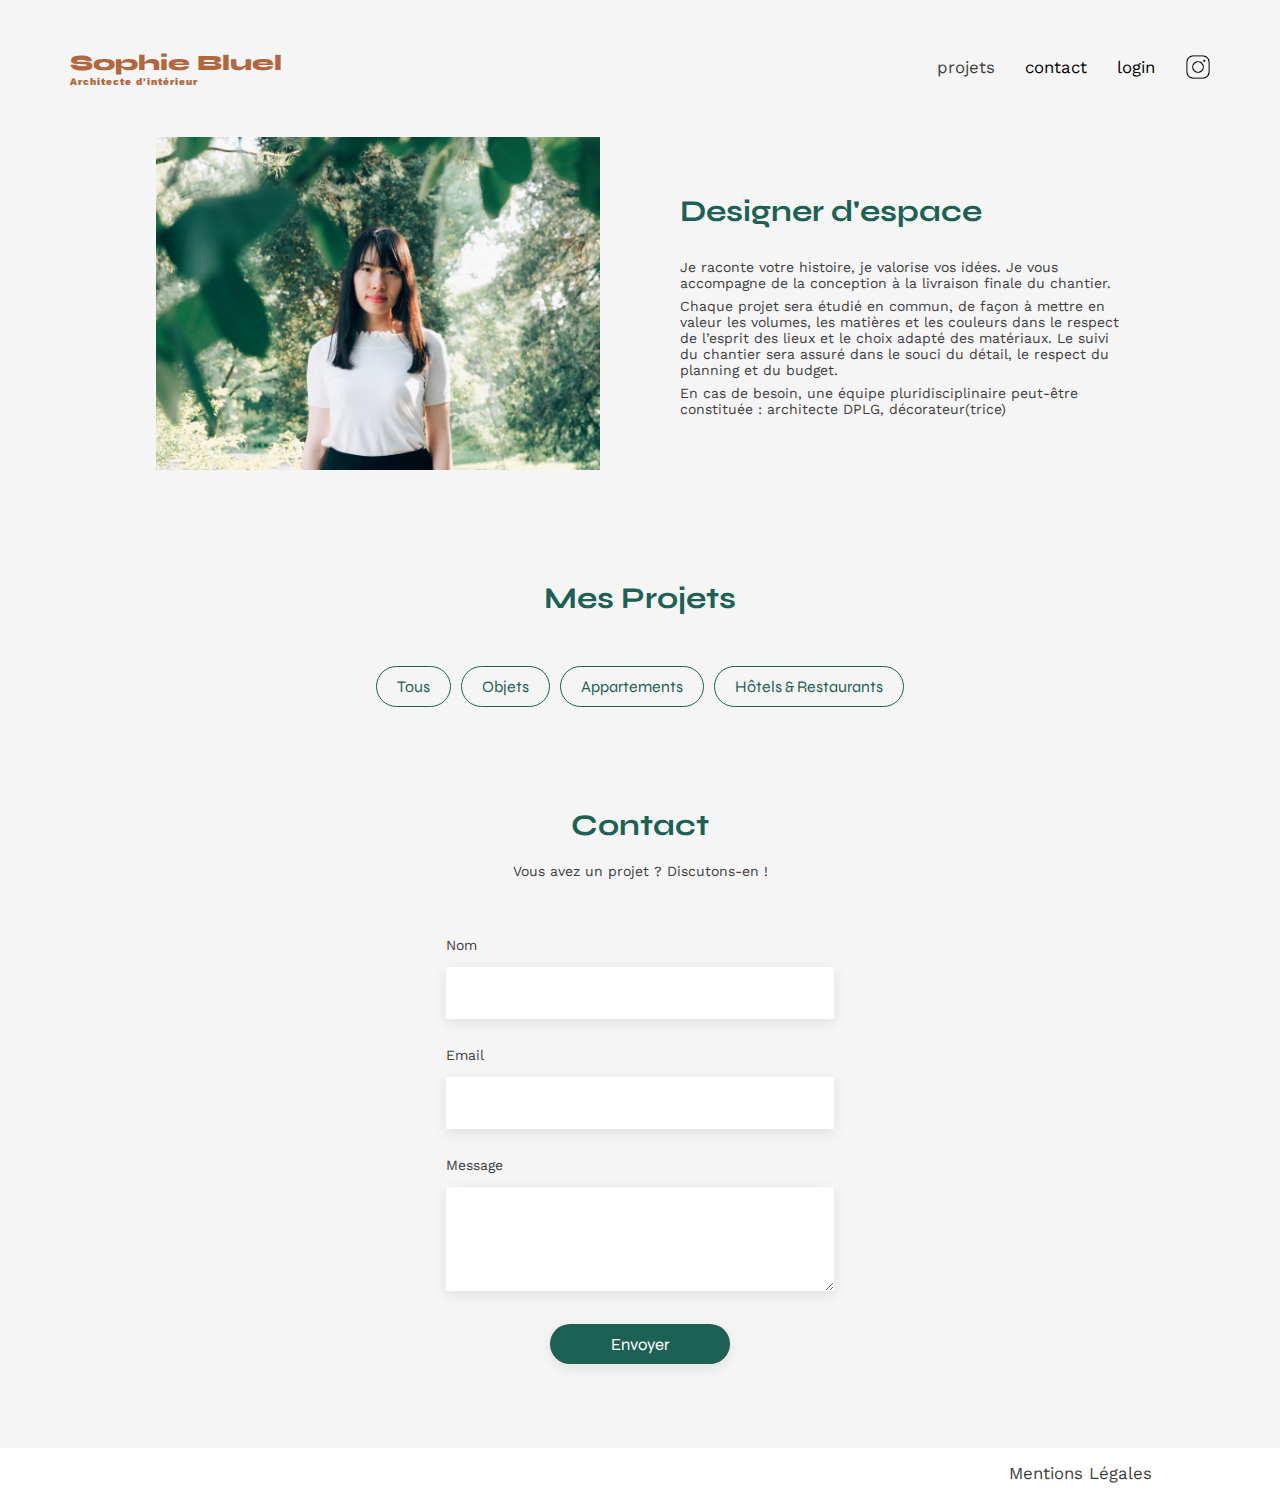
<file: index.html>
<!DOCTYPE html>
<html lang="fr">
<head>
	<meta charset="UTF-8">
	<title>Sophie Bluel - Architecte d'intérieur</title>
	<meta name="viewport" content="width=device-width, initial-scale=1.0">
	<link rel="preconnect" href="https://fonts.googleapis.com">
	<link rel="preconnect" href="https://fonts.gstatic.com" crossorigin>
	<link href="https://fonts.googleapis.com/css2?family=Syne:wght@400;700;800&family=Work+Sans&display=swap" rel="stylesheet">
	<link rel="stylesheet" href="./assets/icons/fontawesome-free-6.2.1-web/css/all.min.css" crossorigin="anonymous">
	<meta name="description" content="">
	<link rel="stylesheet" href="./assets/style.css">
</head>

<body>
<header>
	<a href="index.html"><h1>Sophie Bluel <span>Architecte d'intérieur</span></h1></a>
	
	<nav>
		<ul>
			<li id="accueil">projets</li>
			<li><a href="#contact">contact</a></li>
			<li><a href="login.html">login</a></li>
			<li><img src="./assets/icons/instagram.png" alt="Instagram"></li>
		</ul>
	</nav>
</header>

<main>
	<section id="introduction">
		<figure>
			<img src="./assets/images/sophie-bluel.png" alt="Sophie Bluel">
		</figure>

		<article>
			<h2>Designer d'espace</h2>
			<p>Je raconte votre histoire, je valorise vos idées. Je vous accompagne de la conception à la livraison finale du chantier.</p>
			<p>Chaque projet sera étudié en commun, de façon à mettre en valeur les volumes, les matières et les couleurs dans le respect de l’esprit des lieux et le choix adapté des matériaux. Le suivi du chantier sera assuré dans le souci du détail, le respect du planning et du budget.</p>
			<p>En cas de besoin, une équipe pluridisciplinaire peut-être constituée : architecte DPLG, décorateur(trice)</p>
		</article>
	</section>

	<section id="portfolio">
		<div class="mes-projets">
			<h2>Mes Projets</h2>
		</div>

		<ul class="filtres" style="display: null;">
			<li id="tous">Tous</li>
			<li id="objets">Objets</li>
			<li id="appartements">Appartements</li>
			<li id="hotels-restaurants">Hôtels & Restaurants</li>
		</ul>
		
		<div id="gallery"></div>

	</section>
	
	<section id="contact">
		<h2>Contact</h2>
		<p>Vous avez un projet ? Discutons-en !</p>
		<form action="#" method="post">
			<label for="name">Nom</label>
			<input type="text" name="name" id="name" class="champ-saisie">
			<label for="email">Email</label>
			<input type="email" name="email" id="email" class="champ-saisie">
			<label for="message">Message</label>
			<textarea name="message" id="message" cols="30" rows="10" class="champ-saisie"></textarea>
			<input type="submit" value="Envoyer" class="btn btn-index-login btn-vert">
		</form>
	</section>
</main>


<!--* Modal -->

	<aside id="modal1" class="modal" aria-hidden="true" role="dialog" aria-labelledby="modif-galerie" style="display: none;" >
		
		<div class="modal-wrapper js-modal-stop" >

			<!-- Gallery -->
			<div class="modal-wrapper modal-wrapper__gallery" style="display: null;">
				<i class="fa-solid fa-xmark fa-2x js-modal-close"></i>
				<h2 id="modif-galerie">Galerie photo</h2>
				<div id="projects-list"></div>
				<hr>

				<input type="button" value="Ajouter une photo" id="upload-photo" class="btn btn-modal btn-vert"><br>

				<input type="button" value="Supprimer la galerie" id="supprimer-galerie">
			</div>

			<!-- New photo -->
			<div class="modal-wrapper modal-wrapper__new-project" style="display: none;">
				<div class="retour-fermer">
					<i class="fa-solid fa-arrow-left fa-2x"></i>
					<i class="fa-solid fa-xmark fa-2x js-modal-close"></i>
				</div>

				<h2 id="modif-galerie">Ajout photo</h2>

				<form  id="form-new-projet">

					<!-- Upload photo -->
					<div class="container">
						<figure class="image-container">
							<img id="chosen-image">
							<figcaption id="file-name" style = "display: none;"></figcaption>
						</figure>
						
						<div class="a-masquer" style="display: null;">
							<i class="fa-solid fa-image fa-3x"></i>
							<input type="file" id="upload-button"  name="image" accept="image/*">
							<label for="upload-button" class="btn btn-ajout-photo">
								<i class="fa-solid fa-plus"></i> &nbsp; Ajouter photo
							</label>

							<p>jpg, png : 4mo max</p>
						</div>
					</div>
					<!-- Upload photo END -->
			
					<div class="form-ajout-photo__titre">
						<label for="titre">Titre</label>
						<input type="text" name="titre" id="titre" class="champ-saisie">
					</div>
		
					<div class="form-ajout-photo__categorie">
						<label for="pet-select">Catégorie</label>
						<select name="categorie" id="categorie-select" class="champ-saisie">
							<option value=""></option>
							<option value="1">Objets</option>
							<option value="2">Appartements</option>
							<option value="3">Hotels & restaurants</option>
						</select>
					</div>
					
					<hr>

					<span id="msg-err-new-project" style="display: none;">Veuillez renseigner les trois champs avant de valider.</span>
					<span id="msgConfirmation-ajout-photo" style="display: none;">Le nouveau projet a été ajoutée avec succès</span>
					<span id="msg-err-serveur"></span>
					
					<input type="submit" value="Valider" id="upload-project" class="btn btn-modal btn-gris" >
				</form>
			</div>
		</div>
	</aside>

<footer>
	<nav>
		<ul>
			<li>Mentions Légales</li>
		</ul>
	</nav>
</footer>

	<!-- Script -->
	<script type="module" src="./js/main.js"></script>
	<!-- Script -->
</body>
</html>
</file>
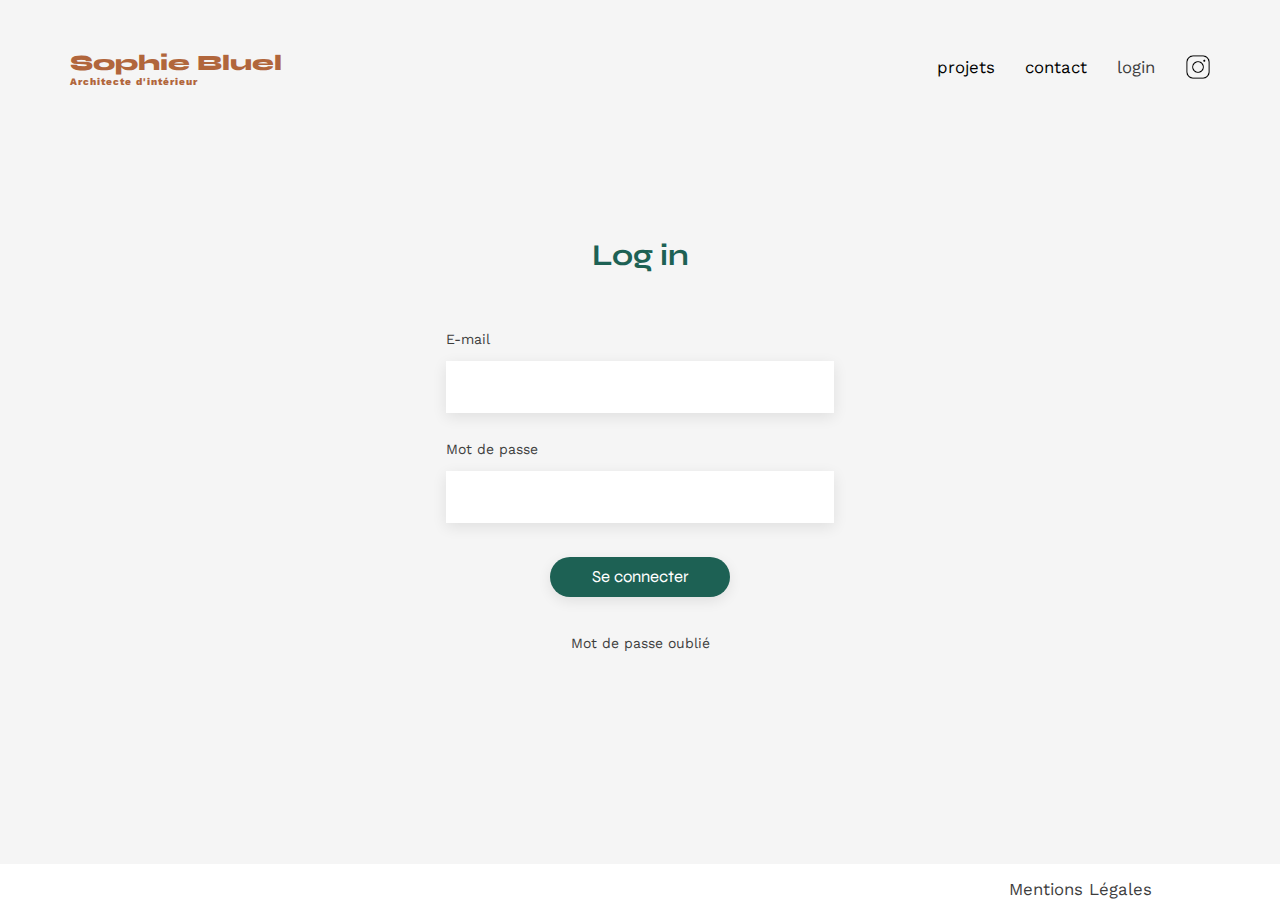
<file: login.html>
<!DOCTYPE html>
<html lang="fr">
<head>
	<meta charset="UTF-8">
	<title>Sophie Bluel - Architecte d'intérieur</title>
	<meta name="viewport" content="width=device-width, initial-scale=1.0">
	<link rel="preconnect" href="https://fonts.googleapis.com">
	<link rel="preconnect" href="https://fonts.gstatic.com" crossorigin>
	<link href="https://fonts.googleapis.com/css2?family=Syne:wght@400;700;800;900&family=Work+Sans&display=swap" rel="stylesheet">
	<meta name="description" content="">
	<link rel="stylesheet" href="./assets/style.css">
	<script type="module" src="./js/login.js" defer></script>
</head>

<body>
<header>
	<a href="./index.html"><h1>Sophie Bluel <span>Architecte d'intérieur</span></h1></a>
	<nav>
		<ul>
			<li><a href="./index.html">projets</a></li>
			<li><a href="./index.html#contact">contact</a></li>
			<li>login</li>
			<li><img src="./assets/icons/instagram.png" alt="Instagram"></li>
		</ul>
	</nav>
</header>

<main>
	<section id="login">
		<h2>Log in</h2>

		<form  id="login-form">
		<div class="login-form__email">	
			<label for="email">E-mail</label>
			<input type="email" name="email" id="email" class="champ-saisie">
		</div>

		<div class="login-form__password">
			<label for="password-saisie">Mot de passe</label>
			<input type="password" name="password" id="password" class="champ-saisie" autocomplete="on">
		</div>

		<div class="login-form__submit">
			<input  type="submit" value="Se connecter" id="submit-btn" class="btn btn-index-login btn-vert">
		</div>

		<p id="error_msg"></p>
		</form>
		
		<p>Mot de passe oublié</p>
	</section>
</main>

<footer>
	<nav>
		<ul>
			<li>Mentions Légales</li>
		</ul>
	</nav>
</footer>

</body>
</html>
</file>
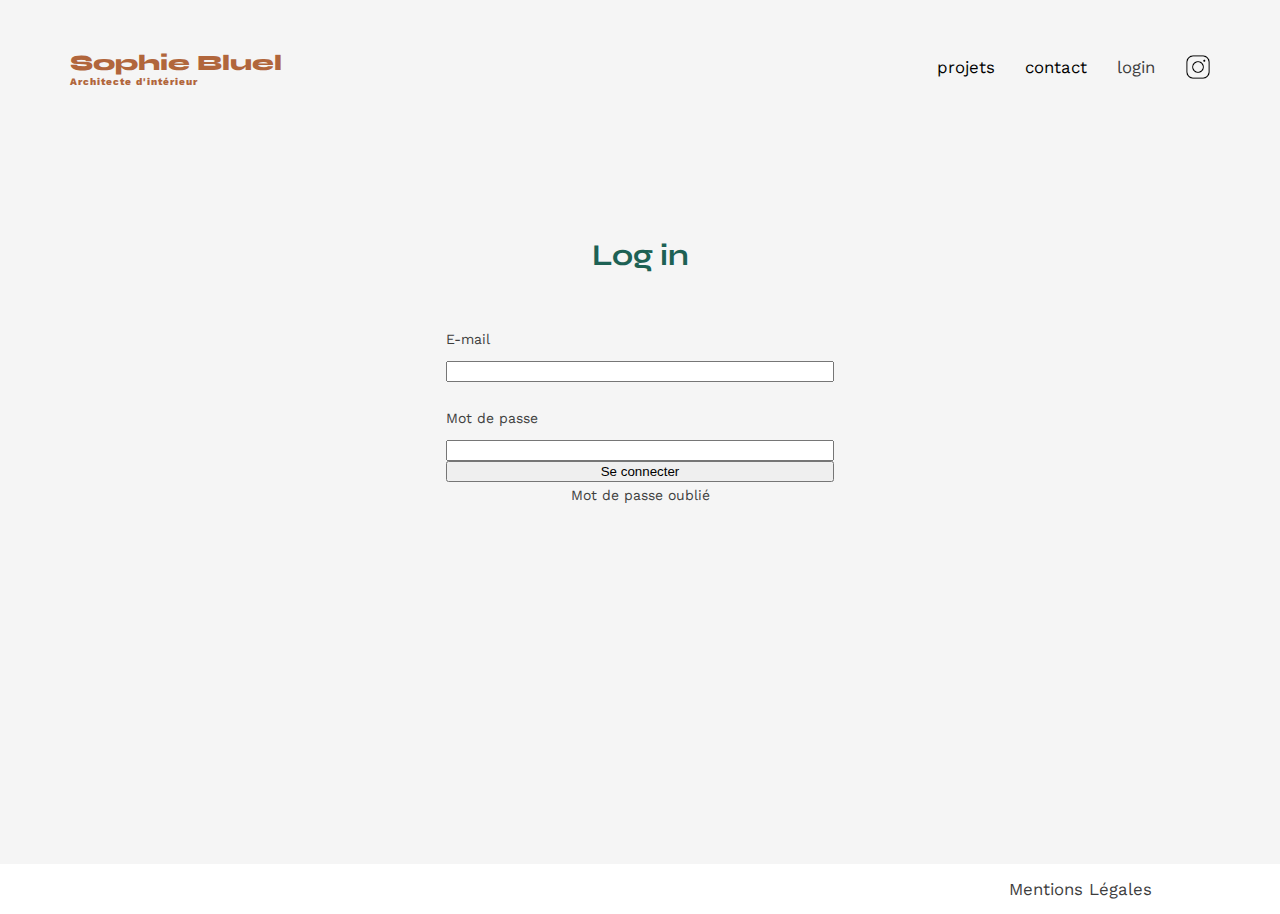
<file: auth/login.html>
<!DOCTYPE html>
<html lang="fr">
<head>
	<meta charset="UTF-8">
	<title>Sophie Bluel - Architecte d'intérieur</title>
	<meta name="viewport" content="width=device-width, initial-scale=1.0">
	<link rel="preconnect" href="https://fonts.googleapis.com">
	<link rel="preconnect" href="https://fonts.gstatic.com" crossorigin>
	<link href="https://fonts.googleapis.com/css2?family=Syne:wght@700;800&family=Work+Sans&display=swap" rel="stylesheet">
	<meta name="description" content="">
	<link rel="stylesheet" href="../assets/style.css">
	<script type="module" src="auth.js" defer></script>
</head>
<body>
<header>
	<a href="../index.html"><h1>Sophie Bluel <span>Architecte d'intérieur</span></h1></a>
	<nav>
		<ul>
			<li><a href="../index.html">projets</a></li>
			<li><a href="../index.html#contact">contact</a></li>
			<li>login</li>
			<li><img src="../assets/icons/instagram.png" alt="Instagram"></li>
		</ul>
	</nav>
</header>
<main>
	
	<section id="login">
		<h2>Log in</h2>

		<form  id="login-form">
		<div class="login-form__email">	
			<label for="email">E-mail</label>
			<input type="email" name="email" id="email">
		</div>

		<div class="login-form__password">
			<label for="password-saisie">Mot de passe</label>
			<input type="password" name="password" id="password">
		</div>

		<div class="login-form__submit">
			<input  type="submit" value="Se connecter" id="submit-btn">
		</div>

		<p id="error_msg"></p>
		</form>
		
		<p>Mot de passe oublié</p>
	</section>
</main>

<footer>
	<nav>
		<ul>
			<li>Mentions Légales</li>
		</ul>
	</nav>
</footer>


</body>
</html>
</file>
<file: assets/style.css>
/* http://meyerweb.com/eric/tools/css/reset/
   v2.0 | 20110126
   License: none (public domain)
*/

html, body, div, span, applet, object, iframe,
h1, h2, h3, h4, h5, h6, p, blockquote, pre,
a, abbr, acronym, address, big, cite, code,
del, dfn, em, img, ins, kbd, q, s, samp,
small, strike, strong, sub, sup, tt, var,
b, u, i, center,
dl, dt, dd, ol, ul, li,
fieldset, form, label, legend,
table, caption, tbody, tfoot, thead, tr, th, td,
article, aside, canvas, details, embed,
figure, figcaption, footer, header, hgroup,
menu, nav, output, ruby, section, summary,
time, mark, audio, video {
	margin: 0;
	padding: 0;
	border: 0;
	font-size: 100%;
	font: inherit;
	vertical-align: baseline;
}

/* HTML5 display-role reset for older browsers */
article, aside, details, figcaption, figure,
footer, header, hgroup, menu, nav, section {
	display: block;
}

ol, ul {
	list-style: none;
}

blockquote, q {
	quotes: none;
}

blockquote:before, blockquote:after,
q:before, q:after {
	content: '';
	content: none;
}

table {
	border-collapse: collapse;
	border-spacing: 0;
}
/** end reset css**/

html {
	background-color: #F5F5F5;
	min-height: 96%;
   	position:relative;
   	padding-bottom:50px;
}

body {
	max-width: 1140px;
	margin:auto;
	font-family: 'Work Sans' ;
	font-size: 14px;
	color: #3D3D3D;
}

header {
	display: flex;
	justify-content: space-between;
	margin: 50px 0;	
}

section {
	margin: 50px 0
}

section a {
	color: #3D3D3D;
}

h1{
	display: flex;
	flex-direction: column;
	font-family: 'Syne';
	font-size: 22px;
	font-weight: 800;
	color: #B1663C
}

h1 > span {
	font-family: 'Work Sans';
	font-size:10px;
	letter-spacing: 0.1em;
}

h2 {
	font-family: 'Syne';
	font-weight: 700;
	font-size: 30px;
	color: #1D6154
}

nav ul {
	display: flex;
	align-items: center;
	list-style-type: none;
}

nav li {
	padding: 0 15px;
	font-size: 1.2em;
}

nav li img {
	width: 60%;
	
}

li a:hover {
	color: #B1663C;
}

li a, a {
	text-decoration: none;
	color: black;
}

nav li:nth-child(4n) {
	padding: 5px 0 0 0;
	text-align: right;
}

main {
	width: 85%;
	margin: 0 auto;
}

footer {
	background-color: #FFFFFF;
	position:absolute;
   	left: 0;
	bottom:0;
   	width:100%;
   	height:50px; 
}

#introduction {
	display: flex;
	align-items: center;
}

#introduction figure {
	flex: 1
}

#introduction img {
	display: block;
	margin: auto;
	width: 100%;
	margin-bottom: 10px;
}

#introduction article {
	flex: 1;
	padding-left: 80px;
}

#introduction h2 {
	margin-bottom: 1em;
}

#introduction p {
	margin-bottom: 0.5em;
}

#portfolio h2 {
	text-align: center;
	margin-top: 50px;
	margin-bottom: 50px;
}

.filtres {
	font-family: 'Syne';
	font-size: 16px;
	color: #1D6154;
	display: flex;
	justify-content: center;
	gap: 10px;
	margin: 0px 0 50px 0;	
}

.filtres li {
	border: 1px solid #1D6154;
	padding: 10px 20px 10px 20px;
	border-radius: 25px;
}

.filtres li:hover {
	color: white;
	background-color: #1D6154;
	cursor: pointer;
}

#gallery {
	width: 100%;
	display: grid;
	grid-template-columns: 1fr 1fr 1fr;
	grid-column-gap: 20px;
	grid-row-gap: 20px;
}

#gallery img {
	width: 100%;
}

/** Formulaire Contact */

#contact {
	width: 40%;
	margin: auto;
	margin-bottom: 50px;
}

#contact > * {
	text-align: center;

}

#contact h2{
	margin-bottom: 20px;
}

#contact form {
	text-align: left;
	margin-top:30px;
	display: flex;
	flex-direction: column;
}


#contact label, 
.form-ajout-photo__titre label, 
.form-ajout-photo__categorie label {
	margin: 2em 0 1em 0;
	
}

#contact textarea {
	border: none;
	box-shadow: 0px 4px 14px rgba(0, 0, 0, 0.09);
}

/** Boutons et champs de saisie*/
.btn {
	border: none;
	height: 40px;
	box-shadow: 0px 4px 14px #00000017;
	font-size: 1.2em;
	border-radius: 60px ;
	margin : 2em auto ;
	cursor: pointer;
	font-family: 'Syne';
	font-weight: 400;
	color: white;
	text-align: center;
}

.btn:hover {
	background-color: #0E2F28
}

.btn-index-login {
	width: 180px;
}

.btn-modal {
	width: 300px;
}

.btn-vert{
	background-color: #1D6154;
}

.btn-gris {
	background-color: #A7A7A7;
}

.btn-gris:hover {
	background-color: #A7A7A7;
}

.btn-ajout-photo {
	width: 200px;
	color: #306685;
	background-color: #CBD6DC;
	margin: auto;
	display: flex;
	justify-content: center;
	align-items: center;
}

.btn-ajout-photo:hover {
	background-color: #CBD6DC;
}

.champ-saisie {
	border: none;
	height: 50px;
	box-shadow: 0px 4px 14px rgba(0, 0, 0, 0.09);
	font-size: 1.2em;
}

#contact textarea {
	height: 100px;
}

.valider-photo-ok {
	background-color: #1D6154;
}
.valider-photo-ok:hover {
	background-color: #0E2F28;
}

/** Fin BTN */



#login {
	width: 40%;
	margin: auto;
}

#login > * {
	text-align: center;

}

#login h2{
	margin-top: 150px;
	margin-bottom: 20px;
}

#login-form {
	text-align: left;
	margin-top:30px;
	display: flex;
	flex-direction: column;
}


#login label {
	margin: 2em 0 1em 0;
}

#login textarea {
	border: none;
	box-shadow: 0px 4px 14px rgba(0, 0, 0, 0.09);
}

.login-form__email, 
.login-form__password, 
.login-form__submit, 
.form-ajout-photo__photo,
.form-ajout-photo__titre, 
.form-ajout-photo__categorie {
	display: flex;
	flex-direction: column;
}

/* !Ajout photo */

.container{
    background-color: #E8F1F6;
    width: 100%;
	height: 261px;
    min-width: 450px;
	margin-top: 40px;
    border-radius: 5px;
	display: flex;
	flex-direction: column;
	align-items: center;
	justify-content: space-evenly;
}
.image-container{
    width: 40%;
}
#chosen-image {
    display: block;
    max-width: 100%;
    max-height: 400px;
}

.container p {
	margin-top: 5px;
	margin-bottom: 15px;
	font-size: 0.8em;
}

.a-masquer {
	display: flex;
	flex-direction: column;
	align-items: center;
}

.fa-image {
	opacity: 0.1;
	margin-top: 20px;
	margin-bottom: 20px;
}

.container input[type="file"]{
    display: none;
}



.form-ajout-photo__titre input {
	padding-left: 15px;
}
.form-ajout-photo__categorie select {
	padding-left: 10px;
}



/* !Fin Ajout photo */

#form-new-projet {
	width: 70%;
	display: flex;
	flex-direction: column;
	justify-content: center;
}

#form-new-projet hr {
	margin-top: 50px;
	width: 100%;
}

.input-ajout-photo {
	display: null;
}

#error_msg {
	text-align: center;
	margin-bottom: 5px;
	color: red;
}

/*! Fin données formulaires */


/* * Footer */

footer nav ul {
	display: flex;
	justify-content: center;
	height: 50px;
}

footer nav ul li {
	width: 80%;
	padding: 0;
	text-align: right;
}


/** Login Barre */

.header-login {
	margin-top: 100px;
}

.login-barre {
	background-color: black;
	height: 60px;
	position: fixed;
	top: 0;
	left: 0;
	right: 0;
	display: flex;
	justify-content: center;
	align-items: center;
	gap: 20px;
	color: white;
}

.login-barre__publier {
	display: block;
	background-color: white;
	color: black;
	padding: 10px;
	border-radius: 25px;
	cursor: pointer;
}

.login-barre__edition {
	display: flex;
	align-items: center;
	gap: 8px;
	padding: 5px;
	background-color: black;
	border: 0;
	color: white;
	cursor: pointer;
}

.mes-projets {
	display: flex;
	justify-content: center;
	align-items: baseline;
	gap: 40px;
}

.mes-projets a, .mes-projets i {
	color: #3D3D3D;
}


/** Modale */

.modal {
	position: fixed;
	top: 0;
	left: 0;
	width: 100%;
	height: 100%;
	background: rgba(0, 0, 0, 0.4);
	display: flex;
	flex-direction: column;
	align-items: center;
	justify-content: center;
}

.modal-wrapper {
	overflow: auto;
	overflow-x:hidden;
	width: 700px;
	max-width: calc(100vw - 20px);
	max-height: calc(100vh - 20px);
	background-color: white;
	display: flex;
	flex-direction: column;
	align-items: center;
	padding: 10px;
	border-radius: 10px;
}

.modal-wrapper h2 {
	text-align: center;
	font-family: 'Work Sans';
	color: black;
}

.fa-xmark {
	align-self: flex-end;
}

.retour-fermer {
	width: 100%;
	display: flex;
	justify-content: space-between;
}

.modal-wrapper hr {
	width: 80%;
}

#projects-list {
	display: flex;
	flex-wrap: wrap;
	overflow: auto;
	height: 500px;
	column-gap: 15px;
	row-gap: 10px;
	margin: 50px;
	width: 80%;
}

#projects-list figure {
	position: relative;
}

#projects-list img {
	width: 100px;
	height: 130px;
}

#supprimer-galerie {
	border: 0;
	background-color: white;
	font-family: 'Syne';
	color: #D65353;
	font-size: 16px;
	margin-bottom: 20px;
}

.fa-arrows-up-down-left-right {
	position: absolute;
	top:5px;
	right: 30px;
	color: white;
	background-color: black;
	padding: 4px;
	border-radius: 3px;
}


.fa-trash-can {
	position: absolute;
	top:5px;
	right: 5px;
	color: white;
	background-color: black;
	padding: 4px;
	border-radius: 3px
}
</file>
